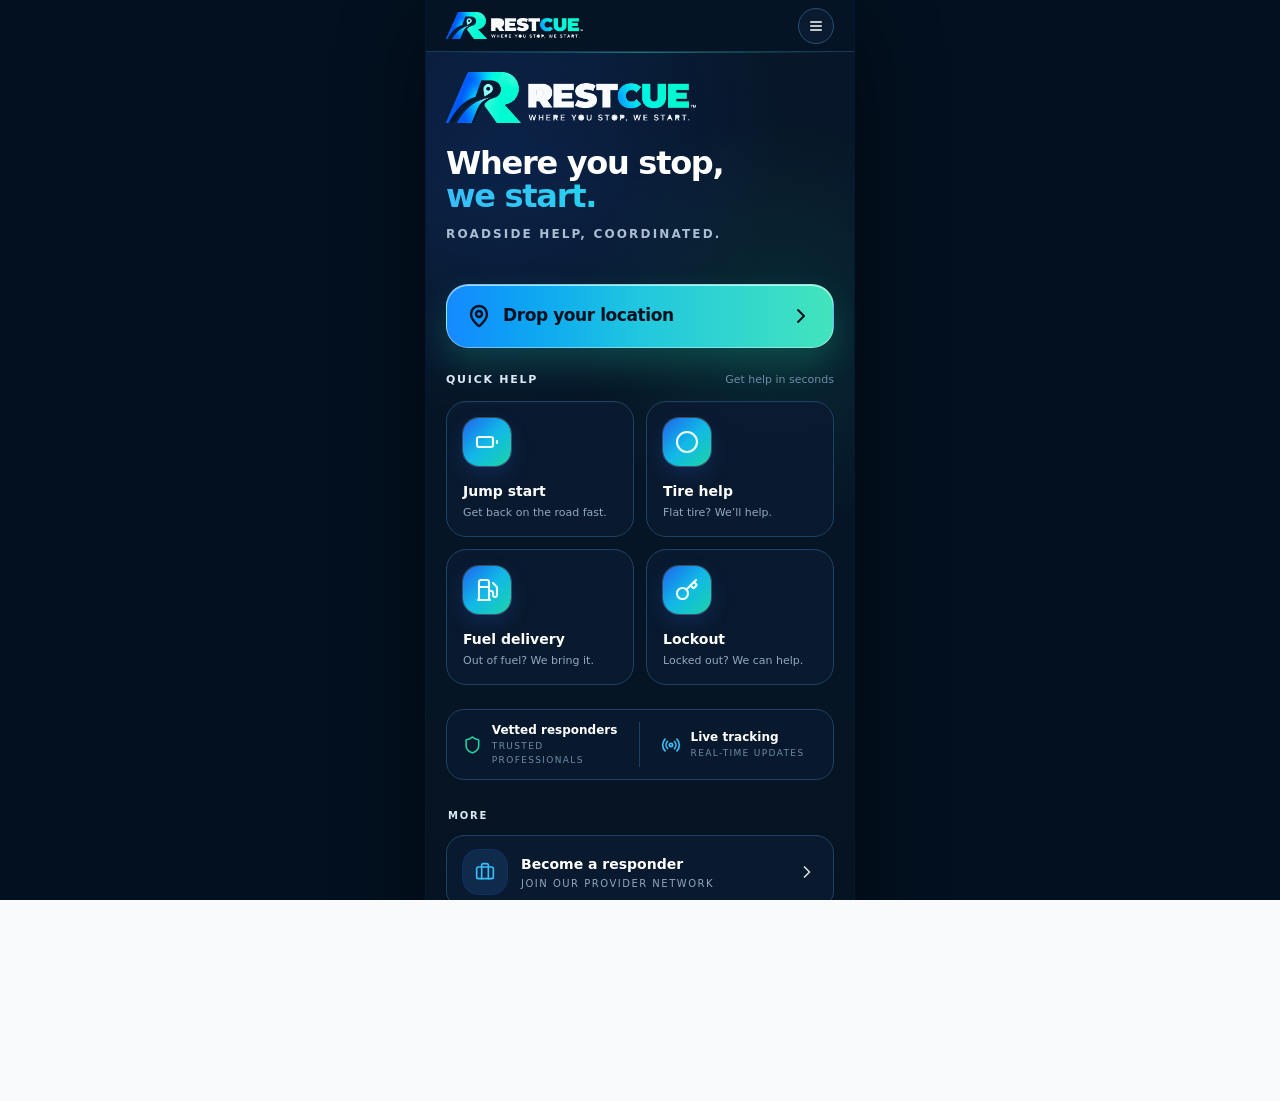
<file: index.html>
<!DOCTYPE html>
<html lang="en">
  <head>
    <meta charset="UTF-8" />
    <meta
      name="viewport"
      content="width=device-width, initial-scale=1.0, viewport-fit=cover"
    />
    <meta name="theme-color" content="#0B1F3B" />
    <meta name="mobile-web-app-capable" content="yes" />
    <meta name="apple-mobile-web-app-capable" content="yes" />
    <meta
      name="apple-mobile-web-app-status-bar-style"
      content="black-translucent"
    />
    <title>RESTCUE — Where you stop, we start.</title>
    <meta name="description" content="RESTCUE coordinates roadside help from your location to the right Roadside Pro. Where you stop, we start." />
    <link rel="canonical" href="https://getrestcue.com/" />
    <meta property="og:site_name" content="RESTCUE" />
    <meta property="og:type" content="website" />
    <meta property="og:title" content="RESTCUE — Where you stop, we start." />
    <meta property="og:description" content="Roadside help, coordinated. Drop your location and get RESTCUE moving." />
    <meta property="og:url" content="https://getrestcue.com/" />
    <meta property="og:image" content="https://getrestcue.com/restcue-social-preview.png" />
    <meta property="og:image:alt" content="RESTCUE — Where you stop, we start." />
    <meta name="twitter:card" content="summary_large_image" />
    <meta name="twitter:title" content="RESTCUE — Where you stop, we start." />
    <meta name="twitter:description" content="Roadside help, coordinated. Drop your location and get RESTCUE moving." />
    <meta name="twitter:image" content="https://getrestcue.com/restcue-social-preview.png" />
    <link rel="icon" href="/restcue-favicon.png" type="image/png" sizes="any" />
    
    <link rel="apple-touch-icon" href="/restcue-apple-touch.png" />
    <link rel="image_src" href="https://getrestcue.com/restcue-social-preview.png" />
    <script type="application/ld+json">
      {
        "@context": "https://schema.org",
        "@type": "Organization",
        "name": "RESTCUE",
        "url": "https://getrestcue.com/",
        "logo": "https://getrestcue.com/restcue-logo-horizontal.png",
        "image": "https://getrestcue.com/restcue-social-preview.png",
        "slogan": "Where you stop, we start."
      }
    </script>
    <style>
      html,
      body {
        height: 100%;
        margin: 0;
        -webkit-tap-highlight-color: transparent;
      }
      #root {
        height: 100%;
        min-height: 100dvh;
      }
    </style>
    <script type="module" crossorigin src="/assets/index-Qf-8V4CG.js"></script>
    <link rel="stylesheet" crossorigin href="/assets/index-l1jDaPKd.css">
  <link rel="manifest" href="/manifest.webmanifest"></head>

  <body>
    <div id="root"></div>
  </body>
</html>
</file>
